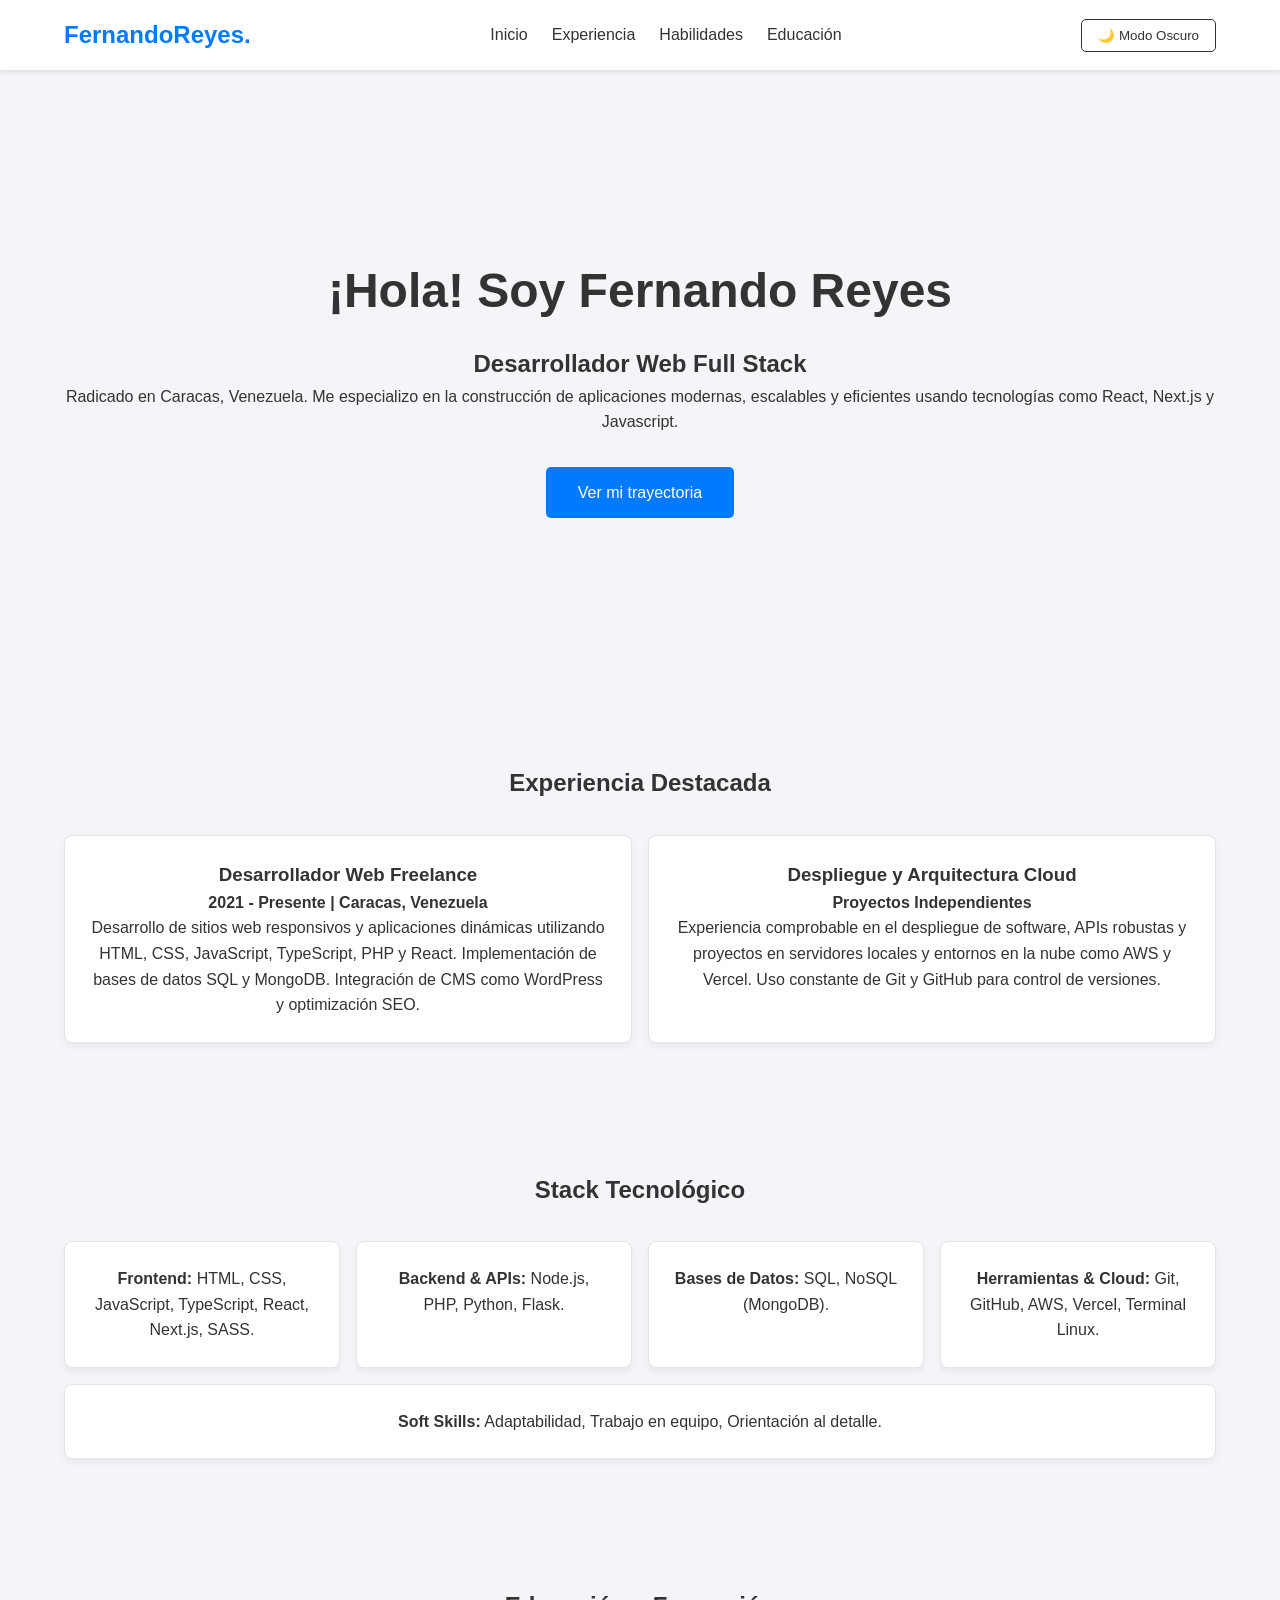
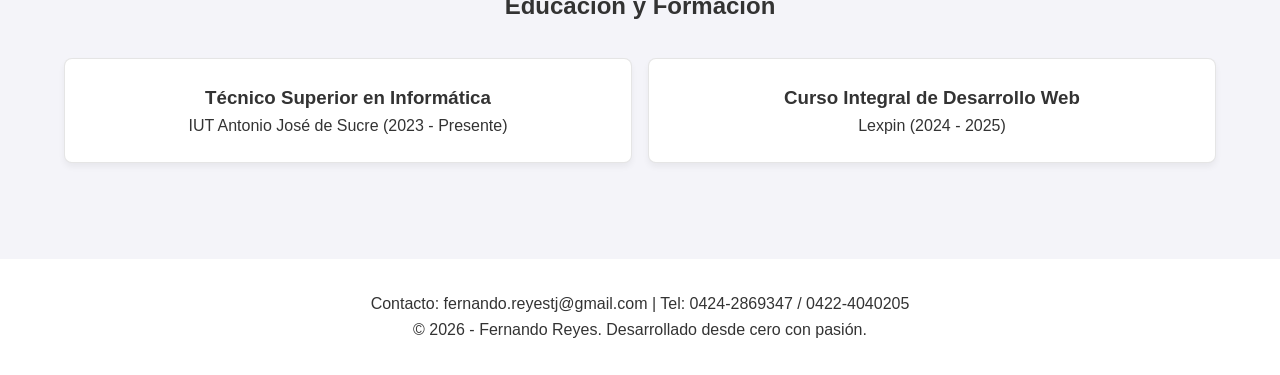
<file: index.html>
<!DOCTYPE html>
<html lang="es">
<head>
    <meta charset="UTF-8">
    <meta name="viewport" content="width=device-width, initial-scale=1.0">
    <title>Fernando Reyes | Portfolio Web</title>
    <link rel="stylesheet" href="./src/style.css">
</head>
<body>
    <header>
        <nav>
            <div class="logo">FernandoReyes.</div>
            <ul class="nav-links">
                <li><a href="#inicio">Inicio</a></li>
                <li><a href="#experiencia">Experiencia</a></li>
                <li><a href="#habilidades">Habilidades</a></li>
                <li><a href="#educacion">Educación</a></li>
            </ul>
            <button id="theme-toggle">🌙 Modo Oscuro</button>
        </nav>
    </header>

    <section id="inicio" class="hero">
        <h1>¡Hola! Soy Fernando Reyes</h1>
        <h2>Desarrollador Web Full Stack</h2>
        <p>Radicado en Caracas, Venezuela. Me especializo en la construcción de aplicaciones modernas, escalables y eficientes usando tecnologías como React, Next.js y Javascript.</p>
        <a href="#experiencia" class="btn">Ver mi trayectoria</a>
    </section>

    <section id="experiencia">
        <h2>Experiencia Destacada</h2>
        <div class="project-grid">
            <div class="project-card">
                <h3>Desarrollador Web Freelance</h3>
                <p><strong>2021 - Presente | Caracas, Venezuela</strong></p>
                <p>Desarrollo de sitios web responsivos y aplicaciones dinámicas utilizando HTML, CSS, JavaScript, TypeScript, PHP y React. Implementación de bases de datos SQL y MongoDB. Integración de CMS como WordPress y optimización SEO.</p>
            </div>
            <div class="project-card">
                <h3>Despliegue y Arquitectura Cloud</h3>
                <p><strong>Proyectos Independientes</strong></p>
                <p>Experiencia comprobable en el despliegue de software, APIs robustas y proyectos en servidores locales y entornos en la nube como AWS y Vercel. Uso constante de Git y GitHub para control de versiones.</p>
            </div>
        </div>
    </section>

    <section id="habilidades">
        <h2>Stack Tecnológico</h2>
        <div class="skills-grid">
            <div class="skill-card"><strong>Frontend:</strong> HTML, CSS, JavaScript, TypeScript, React, Next.js, SASS.</div>
            <div class="skill-card"><strong>Backend & APIs:</strong> Node.js, PHP, Python, Flask.</div>
            <div class="skill-card"><strong>Bases de Datos:</strong> SQL, NoSQL (MongoDB).</div>
            <div class="skill-card"><strong>Herramientas & Cloud:</strong> Git, GitHub, AWS, Vercel, Terminal Linux.</div>
            <div class="skill-card"><strong>Soft Skills:</strong> Adaptabilidad, Trabajo en equipo, Orientación al detalle.</div>
        </div>
    </section>

    <section id="educacion">
        <h2>Educación y Formación</h2>
        <div class="project-grid">
            <div class="project-card">
                <h3>Técnico Superior en Informática</h3>
                <p>IUT Antonio José de Sucre (2023 - Presente)</p>
            </div>
            <div class="project-card">
                <h3>Curso Integral de Desarrollo Web</h3>
                <p>Lexpin (2024 - 2025)</p>
            </div>
        </div>
    </section>

    <footer>
        <p>Contacto: fernando.reyestj@gmail.com | Tel: 0424-2869347 / 0422-4040205</p>
        <p>&copy; 2026 - Fernando Reyes. Desarrollado desde cero con pasión.</p>
    </footer>

    <script src="./src/app.js"></script>
</body>
</html>
</file>
<file: src/style.css>
:root {
    --bg-color: #f4f4f9;
    --text-color: #333;
    --primary-color: #007bff;
    --card-bg: #fff;
    --nav-bg: #ffffff;
}

.dark-mode {
    --bg-color: #121212;
    --text-color: #f4f4f9;
    --card-bg: #1e1e1e;
    --nav-bg: #1a1a1a;
}

* {
    margin: 0;
    padding: 0;
    box-sizing: border-box;
    font-family: 'Segoe UI', Tahoma, Geneva, Verdana, sans-serif;
    transition: background-color 0.3s, color 0.3s;
}

body {
    background-color: var(--bg-color);
    color: var(--text-color);
    line-height: 1.6;
}

header {
    background-color: var(--nav-bg);
    padding: 1rem 5%;
    box-shadow: 0 2px 5px rgba(0,0,0,0.1);
    position: sticky;
    top: 0;
    z-index: 100;
}

nav {
    display: flex;
    justify-content: space-between;
    align-items: center;
}

.logo {
    font-size: 1.5rem;
    font-weight: bold;
    color: var(--primary-color);
}

.nav-links {
    list-style: none;
    display: flex;
    gap: 1.5rem;
}

.nav-links a {
    text-decoration: none;
    color: var(--text-color);
    font-weight: 500;
}

.nav-links a:hover {
    color: var(--primary-color);
}

button#theme-toggle {
    background: none;
    border: 1px solid var(--text-color);
    color: var(--text-color);
    padding: 0.5rem 1rem;
    cursor: pointer;
    border-radius: 5px;
}

section {
    padding: 4rem 5%;
    text-align: center;
}

.hero {
    height: 70vh;
    display: flex;
    flex-direction: column;
    justify-content: center;
    align-items: center;
}

.hero h1 {
    font-size: 3rem;
    margin-bottom: 1rem;
}

.btn {
    display: inline-block;
    padding: 0.8rem 2rem;
    background-color: var(--primary-color);
    color: white;
    text-decoration: none;
    border-radius: 5px;
    margin-top: 2rem;
}

.skills-grid, .project-grid {
    display: flex;
    flex-wrap: wrap;
    gap: 1rem;
    justify-content: center;
    margin-top: 2rem;
}

.skill-card, .project-card {
    background-color: var(--card-bg);
    padding: 1.5rem;
    border-radius: 8px;
    box-shadow: 0 4px 6px rgba(0,0,0,0.05);
    flex: 1 1 250px;
    border: 1px solid rgba(0,0,0,0.1);
}

footer {
    text-align: center;
    padding: 2rem;
    background-color: var(--nav-bg);
    margin-top: 2rem;
}

@media (max-width: 768px) {
    .nav-links {
        display: none; /* Simplificamos para móviles por falta de tiempo */
    }
}
</file>
